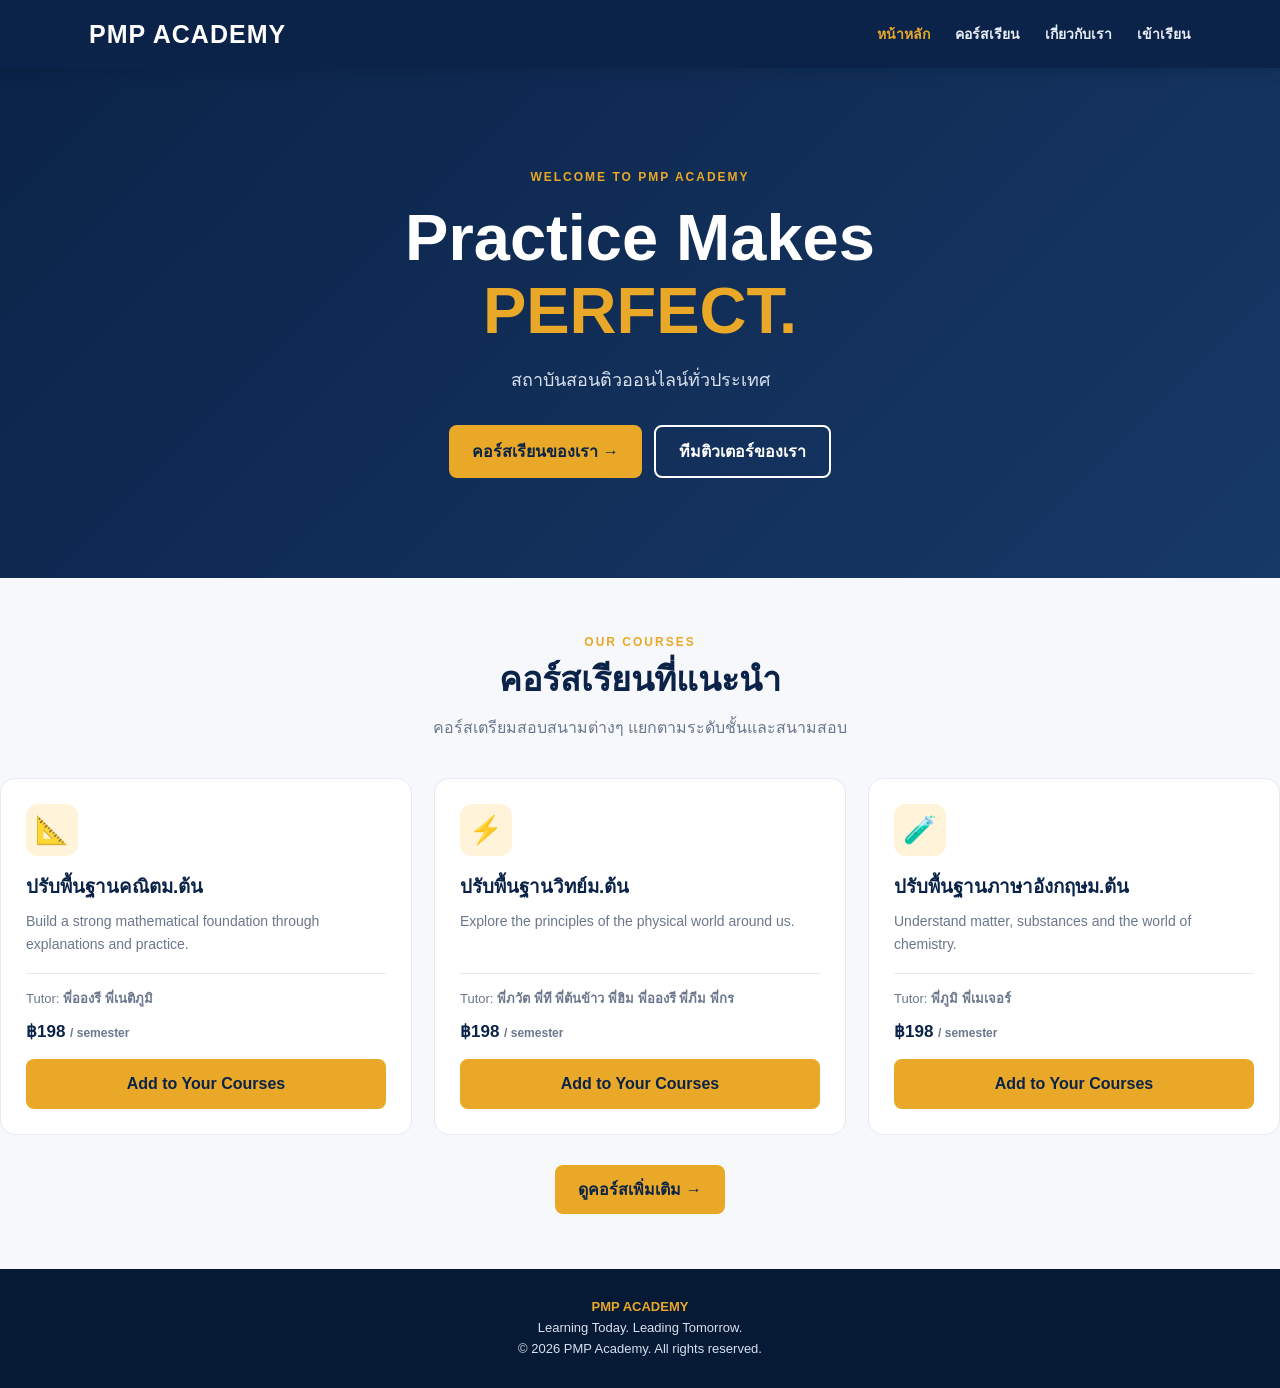
<file: index.html>
<!DOCTYPE html>
<html lang="en">
<head>
  <meta charset="UTF-8">
  <meta name="viewport" content="width=device-width, initial-scale=1.0">
  <title>PMP Academy | Learning Today. Leading Tomorrow.</title>
  <link rel="stylesheet" href="style.css">
</head>

<body>

<header>
  <div class="navbar">
    <a href="#" class="brand" onclick="showPage('home')">
      PMP<span></span> ACADEMY
    </a>

    <button class="menu-button" onclick="toggleMenu()">☰</button>

    <nav id="navigation">
      <a href="#" class="active" data-page="home"
         onclick="showPage('home')">หน้าหลัก</a>
      <a href="#" data-page="courses"
         onclick="showPage('courses')">คอร์สเรียน</a>
      <a href="#" data-page="about"
         onclick="showPage('about')">เกี่ยวกับเรา</a>
      <a href="#" data-page="your-courses"
         onclick="showPage('your-courses')">เข้าเรียน</a>
    </nav>
  </div>
</header>

<main>

  <!-- HOME -->
  <section id="home" class="page active">

    <div class="hero">
      <div class="hero-content">
        <div class="eyebrow">WELCOME TO PMP ACADEMY</div>

        <h1>Practice Makes<br>
          <span>PERFECT.</span>
        </h1>

        <p>
          สถาบันสอนติวออนไลน์ทั่วประเทศ
        </p>

        <div class="hero-buttons">
          <button class="btn btn-primary"
            onclick="showPage('courses')">
            คอร์สเรียนของเรา →
          </button>

          <button class="btn btn-outline"
            onclick="showPage('about')">
            ทีมติวเตอร์ของเรา
          </button>
        </div>
      </div>
    </div>

      <section class="home-courses">
        <div class="section-heading">
          <div class="eyebrow">OUR COURSES</div>
          <h2>คอร์สเรียนที่แนะนำ</h2>
          <p>คอร์สเตรียมสอบสนามต่างๆ แยกตามระดับชั้นและสนามสอบ</p>
        </div>

        <div class="course-grid" id="featuredCourses"></div>

        <div class="center-button">
          <button class="btn btn-primary"
            onclick="showPage('courses')">
            ดูคอร์สเพิ่มเติม →
          </button>
        </div>
      </section>
    </div>
  </section>


  <!-- OUR COURSES -->
  <section id="courses" class="page">
    <div class="container page-content">

      <div class="section-heading">
        <div class="eyebrow">OUR COURSES</div>
        <h2>คอร์สเรียน</h2>
        <p>เลือกดูคอร์สที่คุณต้องการ</p>
      </div>

      <div class="course-grid" id="allCourses"></div>

      <div class="notice">
        <strong>Individual course pricing:</strong>
        ฿198 per semester or ฿369 per academic year.
        Please confirm current availability before registration.
      </div>

    </div>
  </section>


  <!-- ABOUT US -->
  <section id="about" class="page">
    <div class="container page-content">

      <div class="section-heading">
        <div class="eyebrow">GET TO KNOW US</div>
        <h2>เกี่ยวกับ PMP Academy</h2>
        <p>ทีมรุ่นพี่ติวเตอร์ และช่องทางติดต่อ</p>
      </div>

      <div class="about-intro">
        <h3>Our Mission</h3>
        <p>
          PMP Academy aims to provide affordable and accessible
          educational resources through recorded lessons,
          learning materials and practice exercises.
        </p>
        <br>
        <p>
          We believe every student deserves the opportunity
          to learn, improve and achieve their goals.
        </p>
      </div>

      <div class="section-heading">
        <div class="eyebrow">PMP TUTORS TEAM</div>
        <h2>ทีมติวเตอร์</h2>
        <p>Six tutors. Six subject areas. One team.</p>
      </div>

      <div class="tutor-grid">

        <div class="tutor-card">
          <div class="tutor-avatar">H</div>
          <h3>P' Henry</h3>
          <p>Mathematics & Physics</p>
        </div>

        <div class="tutor-card">
          <div class="tutor-avatar">P</div>
          <h3>P' Poom</h3>
          <p>English & Physics & Geography</p>
        </div>

        <div class="tutor-card">
          <div class="tutor-avatar">P</div>
          <h3>P' Peem</h3>
          <p>Chemistry</p>
        </div>

        <div class="tutor-card">
          <div class="tutor-avatar">T</div>
          <h3>P' Tonkwao</h3>
          <p>Biology</p>
        </div>

        <div class="tutor-card">
          <div class="tutor-avatar">T</div>
          <h3>P' TT</h3>
          <p>Astronomy & Geography</p>
        </div>

        <div class="tutor-card">
          <div class="tutor-avatar">M</div>
          <h3>P' Major</h3>
          <p>English</p>
        </div>

        <div class="tutor-card">
          <div class="tutor-avatar">M</div>
          <h3>P' Him</h3>
          <p>Biology</p>
        </div>

        <div class="tutor-card">
          <div class="tutor-avatar">P</div>
          <h3>P' Phum</h3>
          <p>Mathematics</p>
        </div>

        <div class="tutor-card">
          <div class="tutor-avatar">K</div>
          <h3>P' Korn</h3>
          <p>Chemistry</p>
        </div>

      </div>

         <div class="contact-section">
        <h3>ช่องทางติดต่อเรา</h3>
        <p>
          ig: pmp.academy.surin <br>
          ig: beatus.terrarum <br>
          ig: tonkwaaaaaa <br>
          ig: thixrryy.10 <br>
          email: pawat07.prom@gmail.com
        </p>

        <a href="pawat07.prom@gmail.com"
           class="btn btn-primary">
          ติดต่ออีเมลแอดมิน
        </a>
      </div>

    </div>
  </section>


  <!-- YOUR COURSES -->
  <section id="your-courses" class="page">
    <div class="container page-content">

      <div class="section-heading">
        <div class="eyebrow">YOUR LEARNING SPACE</div>
        <h2>Your Courses</h2>
        <p>Your selected courses, all in one place.</p>
      </div>

      <div class="dashboard">
        <h3>My Learning Dashboard</h3>
        <p class="muted">
          Keep track of the courses you've selected.
        </p>

        <div id="enrolledCourses"></div>

        <div class="notice">
          This is currently a demonstration dashboard.
          Selections are saved only in this browser.
          Real accounts and secure enrollment require a backend.
        </div>
      </div>

    </div>
  </section>

</main>

<footer>
  <p><strong>PMP ACADEMY</strong></p>
  <p>Learning Today. Leading Tomorrow.</p>
  <p>© 2026 PMP Academy. All rights reserved.</p>
</footer>

<script src="script.js"></script>
</body>
</html>
</file>
<file: style.css>
:root {
  --navy: #0b2348;
  --navy-light: #173967;
  --gold: #e9a827;
  --gold-light: #fff4d9;
  --white: #ffffff;
  --background: #f6f8fc;
  --text: #253247;
  --muted: #6b778c;
  --border: #e5eaf2;
}

* {
  margin: 0;
  padding: 0;
  box-sizing: border-box;
}

body {
  font-family: Arial, Helvetica, sans-serif;
  background: var(--background);
  color: var(--text);
  line-height: 1.6;
}

button {
  font: inherit;
  cursor: pointer;
}

/* NAVIGATION */

header {
  background: var(--navy);
  color: white;
  position: sticky;
  top: 0;
  z-index: 100;
  box-shadow: 0 3px 15px #0002;
}

.navbar {
  max-width: 1150px;
  margin: auto;
  padding: 14px 24px;
  display: flex;
  justify-content: space-between;
  align-items: center;
  gap: 20px;
}

.brand {
  font-size: 25px;
  font-weight: 900;
  letter-spacing: 1px;
  color: white;
  text-decoration: none;
}

.brand span {
  color: var(--gold);
}

nav {
  display: flex;
  align-items: center;
  gap: 25px;
}

nav a {
  color: #e8edf5;
  text-decoration: none;
  font-size: 14px;
  font-weight: 600;
  transition: 0.2s;
}

nav a:hover,
nav a.active {
  color: var(--gold);
}

.menu-button {
  display: none;
  background: transparent;
  border: 0;
  color: white;
  font-size: 26px;
}

/* GENERAL */

.container {
  max-width: 1150px;
  margin: auto;
  padding: 0 24px;
}

.page {
  display: none;
  min-height: 75vh;
  animation: fadeIn 0.3s ease;
}

.page.active {
  display: block;
}

@keyframes fadeIn {
  from {
    opacity: 0;
    transform: translateY(8px);
  }
  to {
    opacity: 1;
    transform: translateY(0);
  }
}

.section-heading {
  text-align: center;
  margin-bottom: 38px;
}

.section-heading h2 {
  color: var(--navy);
  font-size: 34px;
  margin-bottom: 8px;
}

.section-heading p {
  color: var(--muted);
}

.eyebrow {
  color: var(--gold);
  font-weight: 800;
  letter-spacing: 2px;
  text-transform: uppercase;
  font-size: 12px;
}

.page-content {
  padding: 65px 0 85px;
}

/* BUTTONS */

.btn {
  display: inline-block;
  padding: 12px 23px;
  border-radius: 8px;
  border: none;
  font-weight: 700;
  text-decoration: none;
  transition: 0.2s;
}

.btn-primary {
  background: var(--gold);
  color: var(--navy);
}

.btn-primary:hover {
  background: #f4bd50;
  transform: translateY(-2px);
}

.btn-outline {
  border: 2px solid white;
  color: white;
  background: transparent;
}

.btn-outline:hover {
  background: white;
  color: var(--navy);
}

.center-button {
  text-align: center;
  margin-top: 30px;
}

/* HOME */

.hero {
  background: linear-gradient(135deg, #0b2348, #173967);
  color: white;
  padding: 100px 24px;
  text-align: center;
}

.hero-content {
  max-width: 780px;
  margin: auto;
}

.hero h1 {
  font-size: clamp(38px, 6vw, 65px);
  line-height: 1.12;
  margin: 15px 0;
}

.hero h1 span {
  color: var(--gold);
}

.hero p {
  color: #d7e0ee;
  font-size: 18px;
  margin: 18px auto 30px;
  max-width: 620px;
}

.hero-buttons {
  display: flex;
  justify-content: center;
  flex-wrap: wrap;
  gap: 12px;
}

.stats {
  display: grid;
  grid-template-columns: repeat(3, 1fr);
  gap: 20px;
  margin: 45px auto;
}

.stat-card {
  background: white;
  border: 1px solid var(--border);
  padding: 25px;
  border-radius: 14px;
  text-align: center;
}

.stat-card h3 {
  color: var(--navy);
  font-size: 30px;
}

.stat-card p {
  color: var(--muted);
  font-size: 14px;
}

.home-courses {
  padding: 55px 0;
}

/* COURSE CARDS */

.course-grid {
  display: grid;
  grid-template-columns: repeat(3, 1fr);
  gap: 22px;
}

.course-card {
  background: white;
  border: 1px solid var(--border);
  border-radius: 15px;
  padding: 25px;
  transition: 0.25s;
  display: flex;
  flex-direction: column;
}

.course-card:hover {
  transform: translateY(-5px);
  box-shadow: 0 12px 30px #0b234815;
}

.course-icon {
  width: 52px;
  height: 52px;
  display: grid;
  place-items: center;
  border-radius: 12px;
  background: var(--gold-light);
  font-size: 27px;
  margin-bottom: 16px;
}

.course-card h3 {
  color: var(--navy);
  margin-bottom: 8px;
}

.course-card p {
  color: var(--muted);
  font-size: 14px;
  flex-grow: 1;
}

.course-meta {
  border-top: 1px solid var(--border);
  margin-top: 18px;
  padding-top: 15px;
  font-size: 13px;
  color: var(--muted);
}

.course-price {
  color: var(--navy);
  font-size: 17px;
  font-weight: 800;
  margin: 8px 0 14px;
}

.course-card .btn {
  text-align: center;
  width: 100%;
}

/* ABOUT */

.about-intro {
  background: white;
  border: 1px solid var(--border);
  border-radius: 16px;
  padding: 35px;
  margin-bottom: 45px;
  text-align: center;
}

.about-intro h3 {
  color: var(--navy);
  font-size: 25px;
  margin-bottom: 12px;
}

.tutor-grid {
  display: grid;
  grid-template-columns: repeat(3, 1fr);
  gap: 20px;
}

.tutor-card {
  background: white;
  border: 1px solid var(--border);
  border-radius: 14px;
  padding: 25px;
  text-align: center;
}

.tutor-avatar {
  width: 72px;
  height: 72px;
  border-radius: 50%;
  display: grid;
  place-items: center;
  margin: 0 auto 14px;
  background: var(--navy);
  color: var(--gold);
  font-size: 25px;
  font-weight: 900;
}

.tutor-card h3 {
  color: var(--navy);
}

.tutor-card p {
  color: var(--muted);
  font-size: 14px;
}

.contact-section {
  background: var(--navy);
  color: white;
  border-radius: 16px;
  padding: 35px;
  margin-top: 45px;
  text-align: center;
}

.contact-section h3 {
  color: var(--gold);
  font-size: 25px;
  margin-bottom: 10px;
}

.contact-section p {
  color: #d7e0ee;
  margin-bottom: 20px;
}

/* YOUR COURSES */

.dashboard {
  background: white;
  border: 1px solid var(--border);
  border-radius: 16px;
  padding: 30px;
}

.dashboard h3 {
  color: var(--navy);
  margin-bottom: 8px;
}

.muted {
  color: var(--muted);
  font-size: 14px;
}

.empty-state {
  text-align: center;
  padding: 50px 20px;
}

.empty-state .big-icon {
  font-size: 55px;
  margin-bottom: 15px;
}

.empty-state p {
  color: var(--muted);
  margin: 8px 0 20px;
}

.enrolled-item {
  display: flex;
  justify-content: space-between;
  align-items: center;
  gap: 15px;
  border: 1px solid var(--border);
  border-radius: 10px;
  padding: 17px;
  margin-top: 12px;
}

.enrolled-item h4 {
  color: var(--navy);
}

.enrolled-item p {
  color: var(--muted);
  font-size: 13px;
}

.remove-btn {
  border: none;
  background: #fff0f0;
  color: #bd3434;
  padding: 8px 12px;
  border-radius: 7px;
}

/* NOTICE */

.notice {
  background: var(--gold-light);
  border-radius: 9px;
  padding: 13px;
  font-size: 13px;
  color: var(--navy);
  margin-top: 20px;
}

/* FOOTER */

footer {
  background: #071a35;
  color: #d7e0ee;
  text-align: center;
  padding: 28px 20px;
  font-size: 13px;
}

footer strong {
  color: var(--gold);
}

/* MOBILE RESPONSIVENESS */

@media (max-width: 800px) {
  .course-grid,
  .tutor-grid {
    grid-template-columns: repeat(2, 1fr);
  }

  nav {
    gap: 14px;
  }
}

@media (max-width: 600px) {
  .menu-button {
    display: block;
  }

  nav {
    display: none;
    position: absolute;
    top: 65px;
    left: 0;
    right: 0;
    background: var(--navy);
    padding: 20px;
    flex-direction: column;
    align-items: stretch;
  }

  nav.open {
    display: flex;
  }

  nav a {
    padding: 8px 0;
  }

  .hero {
    padding: 75px 20px;
  }

  .hero p {
    font-size: 16px;
  }

  .course-grid,
  .tutor-grid,
  .stats {
    grid-template-columns: 1fr;
  }

  .section-heading h2 {
    font-size: 28px;
  }

  .enrolled-item {
    align-items: flex-start;
    flex-direction: column;
  }
}
</file>
